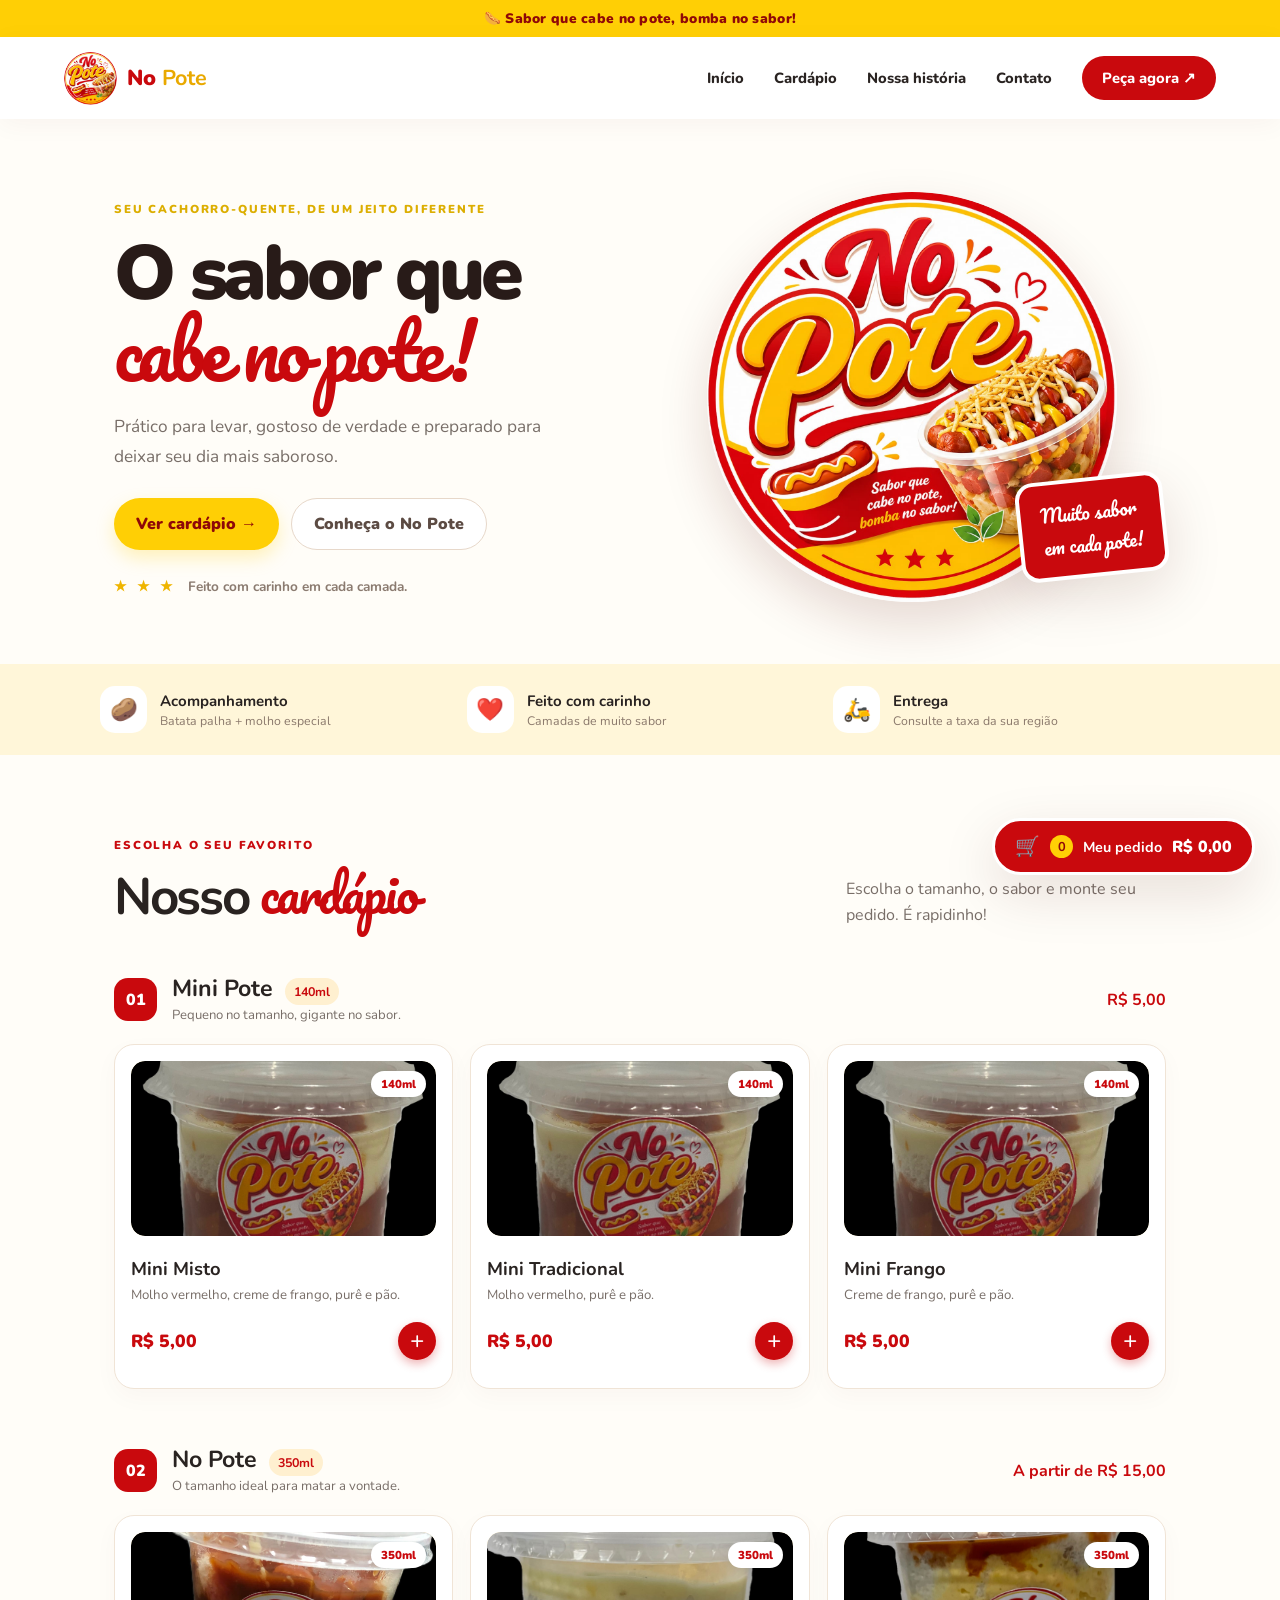
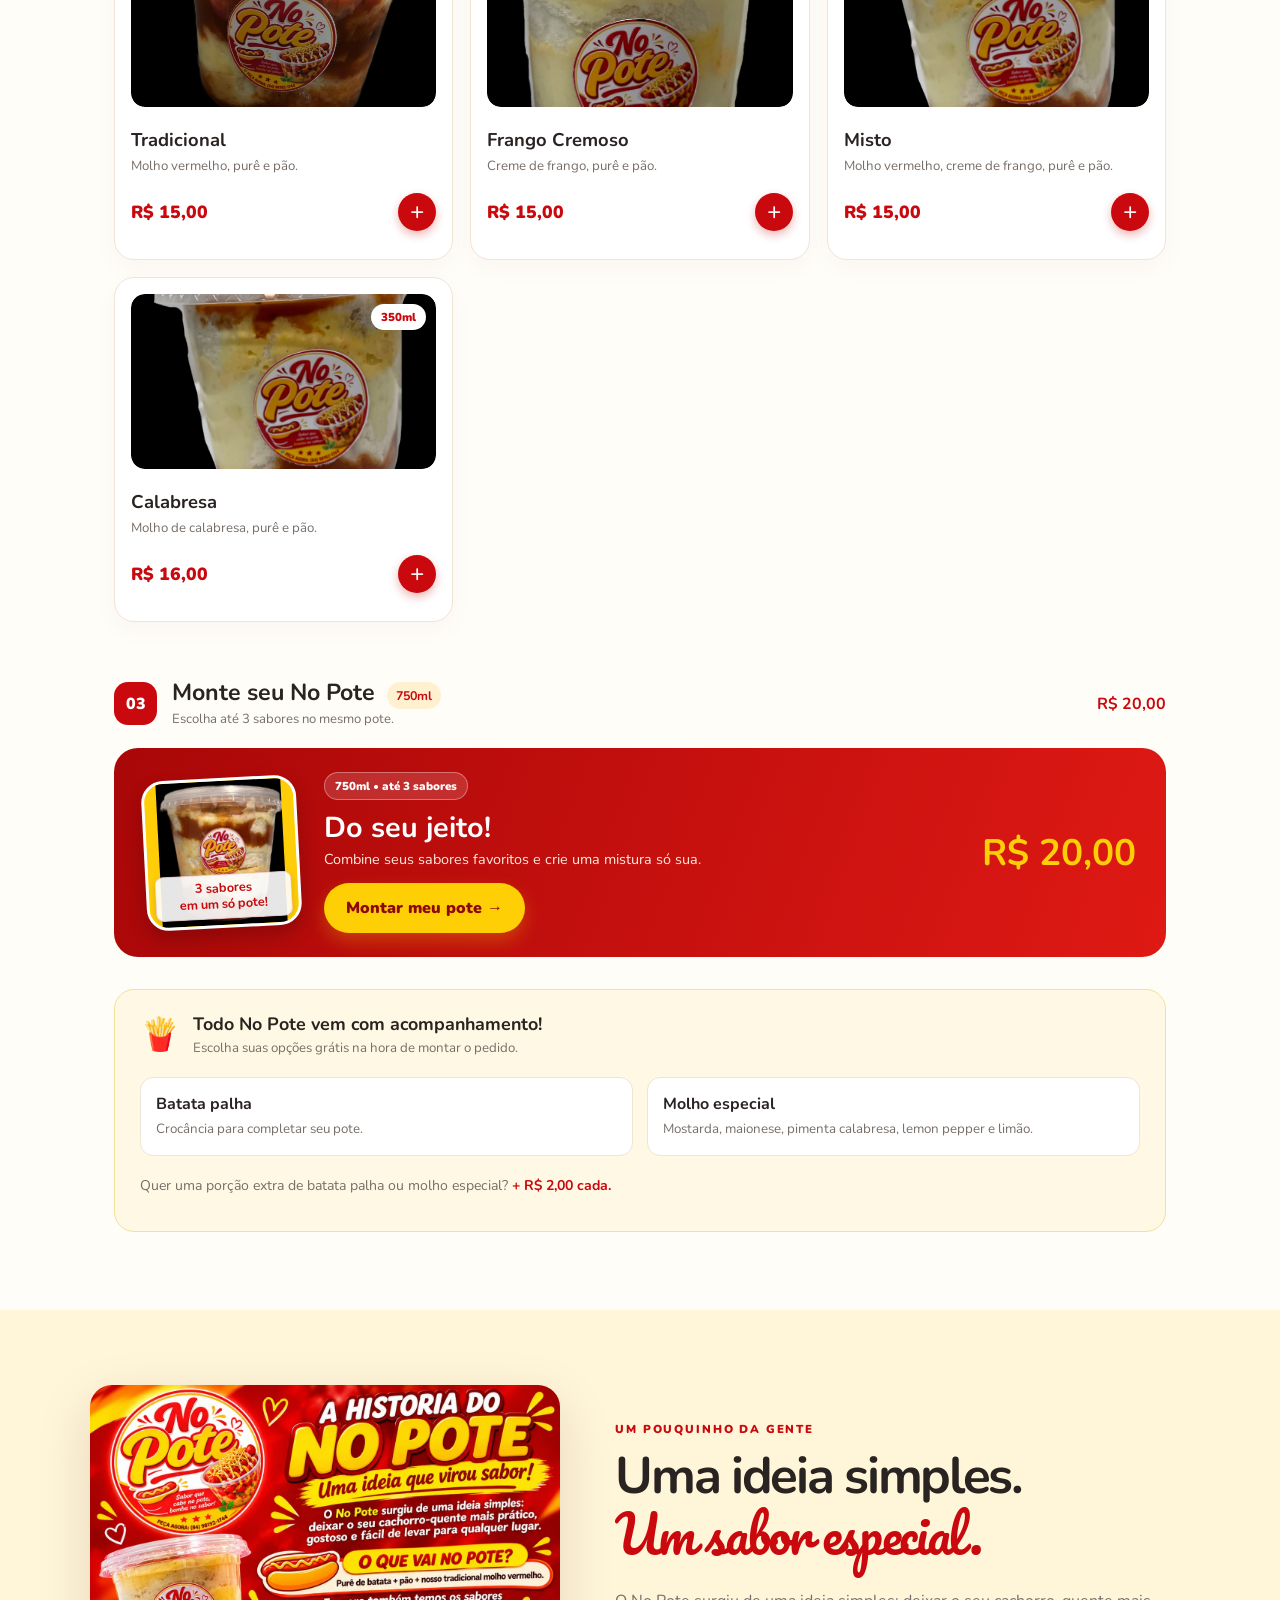
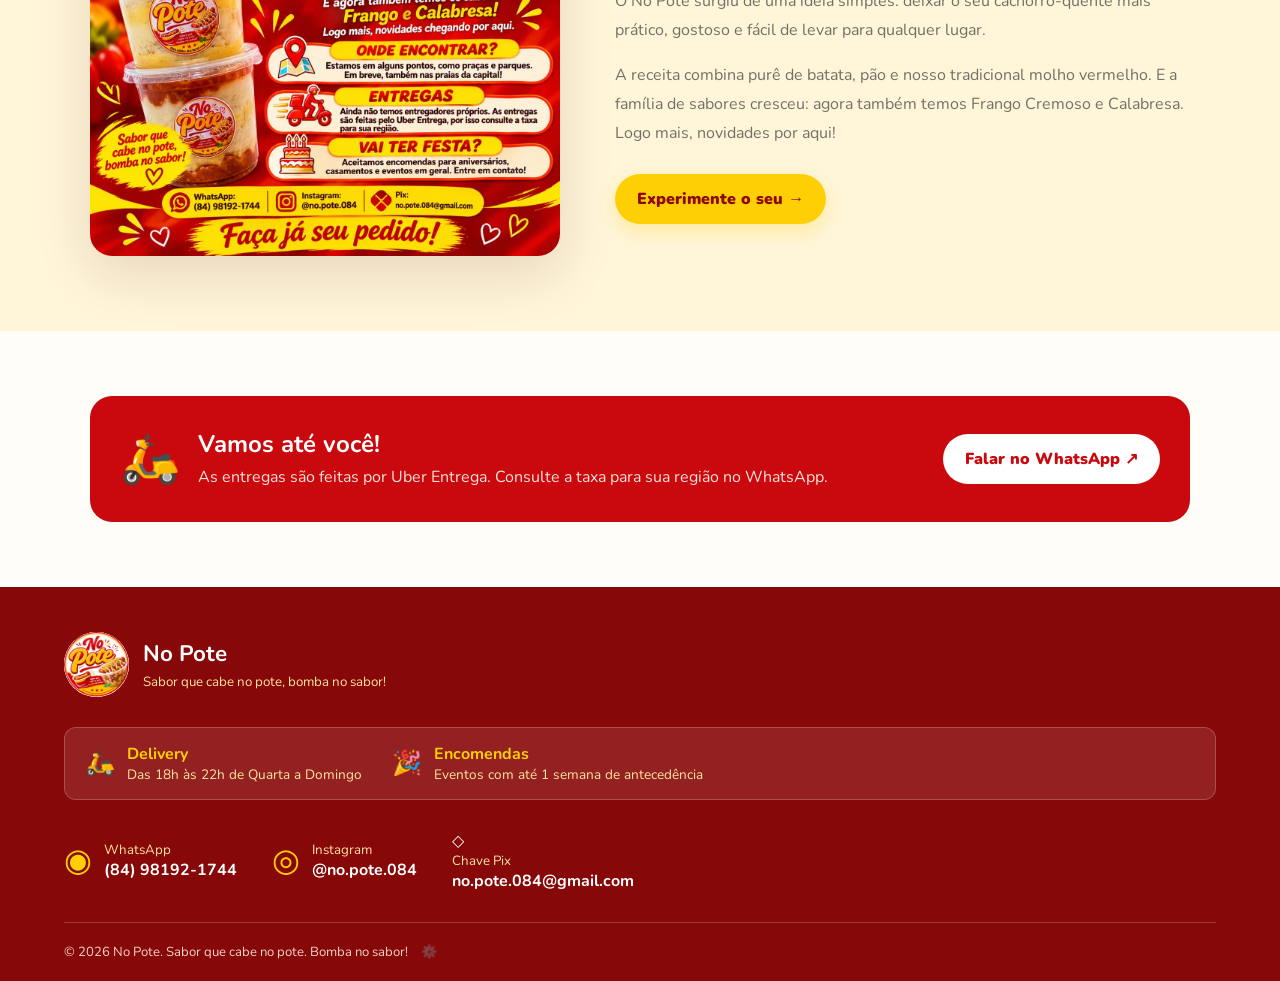
<file: index.html>
<!DOCTYPE html>
<html lang="pt-BR">
<head>
  <meta charset="UTF-8">
  <meta name="viewport" content="width=device-width, initial-scale=1.0">
  <meta name="theme-color" content="#c9090d">
  <meta name="description" content="No Pote: cachorro-quente no pote. Confira nosso cardápio e peça pelo WhatsApp.">

  <title>No Pote | Sabor que cabe no pote</title>

  <link rel="icon" type="image/jpeg" href="assets/logo.jpeg">
  <link rel="apple-touch-icon" href="assets/logo.jpeg">

  <link rel="preconnect" href="https://fonts.googleapis.com">
  <link rel="preconnect" href="https://fonts.gstatic.com" crossorigin>

  <link href="https://fonts.googleapis.com/css2?family=Nunito:wght@400;500;600;700;800;900&family=Pacifico&display=swap" rel="stylesheet">

  <link rel="stylesheet" href="style.css">
</head>

<body>

  <div class="top-strip">
    🌭 Sabor que cabe no pote, bomba no sabor!
  </div>

  <header class="site-header">
    <a class="brand" href="#inicio">
      <img src="assets/logo.jpeg" alt="Logo No Pote">
      <span>No <b>Pote</b></span>
    </a>

    <button class="menu-toggle" id="menuToggle" aria-label="Abrir menu">
      ☰
    </button>

    <nav id="mainNav">
      <a href="#inicio">Início</a>
      <a href="#cardapio">Cardápio</a>
      <a href="#sobre">Nossa história</a>
      <a href="#contato">Contato</a>
      <a class="nav-order" href="#cardapio">Peça agora ↗</a>
    </nav>
  </header>

  <main>

    <!-- APRESENTAÇÃO -->
    <section class="hero" id="inicio">
      <div class="hero-copy">
        <span class="eyebrow">
          SEU CACHORRO-QUENTE, DE UM JEITO DIFERENTE
        </span>

        <h1>
          O sabor que<br>
          <em>cabe no pote!</em>
        </h1>

        <p>
          Prático para levar, gostoso de verdade e preparado
          para deixar seu dia mais saboroso.
        </p>

        <div class="hero-actions">
          <a href="#cardapio" class="btn btn-yellow">
            Ver cardápio →
          </a>

          <a href="#sobre" class="btn btn-outline">
            Conheça o No Pote
          </a>
        </div>

        <div class="hero-note">
          <span>★ ★ ★</span>
          Feito com carinho em cada camada.
        </div>
      </div>

      <div class="hero-visual">
        <div class="hero-glow"></div>
        <img src="assets/logo.jpeg" alt="Identidade visual No Pote">
        <div class="floating-tag">
          Muito sabor<br>em cada pote!
        </div>
      </div>
    </section>

    <!-- DIFERENCIAIS -->
    <section class="benefits">
      <div>
        <span class="benefit-icon">🥔</span>
        <div>
          <b>Acompanhamento</b>
          <small>Batata palha + molho especial</small>
        </div>
      </div>

      <div>
        <span class="benefit-icon">❤️</span>
        <div>
          <b>Feito com carinho</b>
          <small>Camadas de muito sabor</small>
        </div>
      </div>

      <div>
        <span class="benefit-icon">🛵</span>
        <div>
          <b>Entrega</b>
          <small>Consulte a taxa da sua região</small>
        </div>
      </div>
    </section>

    <!-- CARDÁPIO -->
    <section class="menu-section section-wrap" id="cardapio">

      <div class="section-heading">
        <div>
          <span class="eyebrow red">ESCOLHA O SEU FAVORITO</span>
          <h2>Nosso <em>cardápio</em></h2>
        </div>
        <p>Escolha o tamanho, o sabor e monte seu pedido. É rapidinho!</p>
      </div>

      <!-- MINI POTE -->
      <div class="size-heading">
        <span>01</span>
        <div>
          <h3>Mini Pote <small>140ml</small></h3>
          <p>Pequeno no tamanho, gigante no sabor.</p>
        </div>
        <b class="size-price">R$ 5,00</b>
      </div>

      <div class="product-grid" id="miniProducts"></div>

      <!-- 350ML -->
      <div class="size-heading second">
        <span>02</span>
        <div>
          <h3>No Pote <small>350ml</small></h3>
          <p>O tamanho ideal para matar a vontade.</p>
        </div>
        <b class="size-price">A partir de R$ 15,00</b>
      </div>

      <div class="product-grid" id="regularProducts"></div>

      <!-- 750ML -->
      <div class="size-heading second">
        <span>03</span>
        <div>
          <h3>Monte seu No Pote <small>750ml</small></h3>
          <p>Escolha até 3 sabores no mesmo pote.</p>
        </div>
        <b class="size-price">R$ 20,00</b>
      </div>

      <article class="custom-card">
        <div class="custom-art">
          <img
            src="assets/pote-750.jpeg"
            alt="No Pote de 750ml"
            class="custom-pot-image"
            onerror="this.style.display='none'; this.parentElement.style.background='#ffce08';"
          >
          <b>3 sabores<br>em um só pote!</b>
        </div>

        <div class="custom-info">
          <span class="pill">750ml • até 3 sabores</span>
          <h3>Do seu jeito!</h3>
          <p>Combine seus sabores favoritos e crie uma mistura só sua.</p>
          <button class="btn btn-yellow" id="customButton" type="button">
            Montar meu pote →
          </button>
        </div>

        <strong class="custom-price">R$ 20,00</strong>
      </article>

      <!-- ACOMPANHAMENTOS -->
      <div class="accompaniment">
        <div class="accomp-title">
          <span>🍟</span>
          <div>
            <b>Todo No Pote vem com acompanhamento!</b>
            <small>Escolha suas opções grátis na hora de montar o pedido.</small>
          </div>
        </div>

        <div class="accomp-options">
          <div>
            <b>Batata palha</b>
            <small>Crocância para completar seu pote.</small>
          </div>
          <div>
            <b>Molho especial</b>
            <small>Mostarda, maionese, pimenta calabresa, lemon pepper e limão.</small>
          </div>
        </div>

        <p>
          Quer uma porção extra de batata palha ou molho especial?
          <b>+ R$ 2,00 cada.</b>
        </p>
      </div>

    </section>

    <!-- SOBRE -->
    <section class="about-section" id="sobre">
      <div class="about-image">
        <img src="assets/sobre-no-pote.jpeg" alt="A história do No Pote">
      </div>

      <div class="about-copy">
        <span class="eyebrow red">UM POUQUINHO DA GENTE</span>
        <h2>
          Uma ideia simples.<br>
          <em>Um sabor especial.</em>
        </h2>

        <p>
          O No Pote surgiu de uma ideia simples:
          deixar o seu cachorro-quente mais prático,
          gostoso e fácil de levar para qualquer lugar.
        </p>

        <p>
          A receita combina purê de batata, pão e nosso
          tradicional molho vermelho. E a família de
          sabores cresceu: agora também temos Frango
          Cremoso e Calabresa. Logo mais, novidades por aqui!
        </p>

        <a href="#cardapio" class="btn btn-yellow">
          Experimente o seu →
        </a>
      </div>
    </section>

    <!-- DELIVERY -->
    <section class="delivery-banner">
      <div>
        <span>🛵</span>
        <div>
          <h2>Vamos até você!</h2>
          <p>As entregas são feitas por Uber Entrega. Consulte a taxa para sua região no WhatsApp.</p>
        </div>
      </div>

      <a
        class="btn btn-light"
        href="https://wa.me/5584981921744?text=Ol%C3%A1!%20Vim%20pelo%20site%20e%20quero%20fazer%20um%20pedido."
        target="_blank"
        rel="noopener"
      >
        Falar no WhatsApp ↗
      </a>
    </section>

  </main>

  <!-- RODAPÉ -->
  <footer id="contato">
    <div class="footer-brand">
      <img src="assets/logo.jpeg" alt="No Pote">
      <div>
        <b>No Pote</b>
        <small>Sabor que cabe no pote, bomba no sabor!</small>
      </div>
    </div>

    <!-- HORÁRIOS DE FUNCIONAMENTO -->
    <div class="footer-hours">
      <div class="hours-item">
        <span>🛵</span>
        <div>
          <b>Delivery</b>
          <small>Das 18h às 22h de Quarta a Domingo</small>
        </div>
      </div>
      <div class="hours-item">
        <span>🎉</span>
        <div>
          <b>Encomendas</b>
          <small>Eventos com até 1 semana de antecedência</small>
        </div>
      </div>
    </div>
    
    <div class="footer-contact">
      <a href="https://wa.me/5584981921744?text=Ol%C3%A1!%20Vim%20pelo%20site%20e%20quero%20fazer%20um%20pedido." target="_blank">
        <span>◉</span>
        <div>
          <small>WhatsApp</small>
          <b>(84) 98192-1744</b>
        </div>
      </a>

      <a href="https://instagram.com/no.pote.084" target="_blank">
        <span>◎</span>
        <div>
          <small>Instagram</small>
          <b>@no.pote.084</b>
        </div>
      </a>

      <div>
        <span>◇</span>
        <div>
          <small>Chave Pix</small>
          <b>no.pote.084@gmail.com</b>
        </div>
      </div>
    </div>

    <div class="copyright">
      © <span id="year"></span> No Pote.
      Sabor que cabe no pote. Bomba no sabor!     
      <!-- Botão Secreto Admin -->
      <span id="adminTrigger" style="cursor: pointer; margin-left: 10px; opacity: 0.3;">⚙️</span>
    </div>
  </footer>

  <!-- BOTÃO DO CARRINHO -->
  <button class="cart-fab" id="cartFab">
    <span>🛒</span>
    <b id="cartCount">0</b>
    <strong>Meu pedido</strong>
    <i id="cartTotal">R$ 0,00</i>
  </button>

  <!-- MODAL DO PRODUTO -->
  <div class="modal-backdrop" id="productModal">
    <section class="modal product-modal">
      <button class="modal-close" data-close="productModal">×</button>

      <div class="modal-head">
        <span class="modal-kicker">MONTE DO SEU JEITO</span>
        <h2 id="modalTitle">Seu No Pote</h2>
        <p id="modalDescription"></p>
      </div>

      <div class="modal-body">
        <div class="field-block">
          <div class="field-title">Quantidade</div>
          <div class="quantity-control">
            <button id="qtyMinus">−</button>
            <b id="modalQty">1</b>
            <button id="qtyPlus">+</button>
          </div>
        </div>

        <div class="field-block">
          <div class="field-title">
            Escolha o(s) sabor(es)
            <small id="flavorLimit"></small>
          </div>
          <div id="flavorChoices" class="choice-list"></div>
        </div>

        <div class="field-block">
          <div class="field-title">
            Acompanhamentos grátis
            <small>Marque os que deseja</small>
          </div>

          <label class="check-row">
            <span>
              <b>Batata palha</b>
              <small>Porção tradicional</small>
            </span>
            <input type="checkbox" id="freePotato" checked>
            <i></i>
          </label>

          <label class="check-row">
            <span>
              <b>Molho especial</b>
              <small>Mostarda, maionese, pimenta, lemon pepper e limão</small>
            </span>
            <input type="checkbox" id="freeSauce" checked>
            <i></i>
          </label>
        </div>

        <div class="field-block">
          <div class="field-title">
            Quer porção extra?
            <small>R$ 2,00 cada</small>
          </div>

          <label class="check-row">
            <span>
              <b>Batata palha extra</b>
              <small>+ R$ 2,00</small>
            </span>
            <input type="checkbox" id="extraPotato">
            <i></i>
          </label>

          <label class="check-row">
            <span>
              <b>Molho especial extra</b>
              <small>+ R$ 2,00</small>
            </span>
            <input type="checkbox" id="extraSauce">
            <i></i>
          </label>
        </div>

        <div class="field-block">
          <label class="field-title" for="itemNote">
            Observação <small>opcional</small>
          </label>
          <textarea id="itemNote" rows="2" placeholder="Ex.: caprichar no molho..."></textarea>
        </div>
      </div>

      <div class="modal-bottom">
        <div>
          <small>Subtotal deste item</small>
          <b id="modalPrice">R$ 0,00</b>
        </div>
        <button class="btn btn-red" id="addToCart">Adicionar ao carrinho</button>
      </div>
    </section>
  </div>

  <!-- MODAL DO CARRINHO -->
  <div class="modal-backdrop" id="cartModal">
    <section class="modal cart-modal">
      <button class="modal-close" data-close="cartModal">×</button>

      <div class="modal-head">
        <span class="modal-kicker">ESTÁ QUASE!</span>
        <h2>Seu pedido</h2>
        <p>Confira os itens antes de continuar.</p>
      </div>

      <div class="cart-items" id="cartItems"></div>

      <div class="cart-summary">
        <span>Subtotal</span>
        <b id="cartSubtotal">R$ 0,00</b>
        <small>Entrega por Uber Entrega: consulte a taxa pelo WhatsApp.</small>
        <div>
          <strong>Total dos produtos</strong>
          <strong id="cartGrandTotal">R$ 0,00</strong>
        </div>
      </div>

      <div class="cart-actions">
        <button class="btn btn-light-dark" data-close="cartModal">Continuar comprando</button>
        <button class="btn btn-red" id="goCheckout">Ir para confirmação →</button>
      </div>
    </section>
  </div>

  <!-- CONFIRMAÇÃO E PIX -->
  <div class="modal-backdrop" id="checkoutModal">
    <section class="modal checkout-modal">
      <button class="modal-close" data-close="checkoutModal">×</button>

      <div class="modal-head">
        <span class="modal-kicker">ÚLTIMO PASSO</span>
        <h2>Confirme seu pedido</h2>
        <p>Preencha seus dados e faça o Pix. Depois, envie o pedido pelo WhatsApp.</p>
      </div>

      <div class="checkout-body">
        <label>
          Seu nome
          <input id="customerName" type="text" placeholder="Como podemos te chamar?">
        </label>

        <label>
          Celular / WhatsApp
          <input id="customerPhone" type="tel" placeholder="(84) 99999-9999" maxlength="15">
        </label>

        <!-- CAMPO DE CEP PARA CÁLCULO -->
        <label>
          CEP (para calcular a entrega)
          <input id="customerCep" type="text" placeholder="00000-000" maxlength="9">
        </label>
           <!-- ADICIONE ESTE BOTÃO AQUI -->
        <button type="button" id="btnLocation" class="btn btn-light-dark" style="width: 100%; margin-bottom: 15px; font-size: 0.85rem; padding: 10px;">
          📍 Usar minha localização atual (mais preciso)
        </button>
        
        <label>
          Endereço e Ponto de Referência
          <input id="customerAddress" type="text" placeholder="Rua, número e referência">
        </label>

        <label>
          Forma de recebimento
          <select id="deliveryType">
            <option value="Entrega">Entrega (Uber Entrega — taxa a consultar)</option>
            <option value="Retirada">Vou combinar a retirada</option>
          </select>
        </label>

        <div class="pix-box">
          <span class="pix-label">PAGAMENTO VIA PIX</span>
          <small>Chave Pix (e-mail)</small>
          <div class="pix-key">
            <b>no.pote.084@gmail.com</b>
            <button id="copyPix">Copiar</button>
          </div>

          <p>
            Produtos: <b id="pixProducts">R$ 0,00</b><br>
            Entrega: <b id="pixDelivery">R$ 0,00</b><br>
            <span style="font-size: 1.1em; color: var(--red); font-weight: 900; margin-top: 5px; display: inline-block;">
              TOTAL A PAGAR: <b id="pixAmount">R$ 0,00</b>
            </span>
          </p>

          <small>O valor acima já inclui a taxa de entrega selecionada.</small>
        </div>

        <!-- Aviso de Horários na tela de Pagamento -->
        <p style="font-size: 0.85rem; color: var(--red); font-weight: 800; text-align: center; margin-bottom: 15px; background: #fff0d0; padding: 10px; border-radius: 8px;">
          ⏰ Delivery das 18h às 22h de Quarta a Domingo.<br>
          🎉 Encomendas para eventos: faça com até uma semana de antecedência!
        </p>

        <label>
          Observação do pedido
          <textarea id="orderNote" rows="2" placeholder="Alguma informação importante?"></textarea>
        </label>
      </div>

      <div class="checkout-bottom">
        <button class="btn btn-red" id="sendWhatsApp">
          Já paguei — enviar pedido no WhatsApp ↗
        </button>
        <small>O site não confirma o pagamento automaticamente. Envie o comprovante na conversa do WhatsApp.</small>
      </div>
    </section>
  </div>

  <!-- TELA DE SUCESSO -->
  <div class="modal-backdrop" id="successModal">
    <section class="modal success-modal" style="text-align: center; padding: 40px 20px;">
      <div style="font-size: 4rem; margin-bottom: 15px;">🎉</div>
      <h2 style="color: var(--red); margin-bottom: 10px;">Pedido Enviado!</h2>
      <p style="color: var(--muted); margin-bottom: 25px; font-size: 1.1rem;">
        Tudo certo, <b id="successName"></b>!<br>
        Seu pedido foi aberto no WhatsApp.<br><br>
        <b style="color: var(--red);">Não esqueça de enviar o comprovante!</b>
      </p>
      <button class="btn btn-red" id="closeSuccessBtn" style="width: 100%;">
        Fechar e continuar
      </button>
    </section>
  </div>

    <!-- MODAL DO ADMIN -->
  <div class="modal-backdrop" id="adminModal">
    <section class="modal" style="max-height: 90vh; overflow-y: auto;">
      <button class="modal-close" data-close="adminModal">×</button>
      
      <!-- TELA DE SENHA (Aparece primeiro) -->
      <div id="adminPasswordScreen" style="padding: 30px 20px; text-align: center;">
        <h2 style="color: var(--red); margin-bottom: 10px;">Acesso Restrito</h2>
        <p style="color: var(--muted); margin-bottom: 20px;">Digite a senha para gerenciar o site.</p>
        <input type="password" id="adminPasswordInput" placeholder="Digite a senha..." style="width: 100%; padding: 12px; margin-bottom: 15px; border: 1px solid #ddd; border-radius: 8px; text-align: center;">
        <button class="btn btn-red" id="btnConfirmAdminPassword" style="width: 100%;">Entrar no Painel</button>
      </div>

      <!-- PAINEL DE PRODUTOS (Só aparece se a senha estiver certa) -->
      <div id="adminPanel" style="display: none;">
        <div class="modal-head">
          <span class="modal-kicker">ÁREA RESTRITA</span>
          <h2>Painel de Administração</h2>
          <p>Gerencie os produtos do cardápio.</p>
        </div>
        
        <div class="modal-body">
          <div class="field-block" style="background: #fff8e9; padding: 15px; border-radius: 12px;">
            <h3 style="margin-top: 0; color: var(--red);">Novo Produto</h3>
            <input type="text" id="adminName" placeholder="Nome (ex: Mini Frango)" style="margin-bottom: 10px; width: 100%; padding: 10px; border: 1px solid #ddd; border-radius: 8px;">
            <input type="number" id="adminPrice" placeholder="Preço (ex: 5.00)" step="0.01" style="margin-bottom: 10px; width: 100%; padding: 10px; border: 1px solid #ddd; border-radius: 8px;">
            <input type="text" id="adminDesc" placeholder="Descrição" style="margin-bottom: 10px; width: 100%; padding: 10px; border: 1px solid #ddd; border-radius: 8px;">
            <input type="text" id="adminImg" placeholder="Caminho da imagem (ex: assets/foto.jpeg)" style="margin-bottom: 10px; width: 100%; padding: 10px; border: 1px solid #ddd; border-radius: 8px;">
            
            <select id="adminCat" style="margin-bottom: 15px; width: 100%; padding: 10px; border: 1px solid #ddd; border-radius: 8px;">
              <option value="mini">Categoria: Mini</option>
              <option value="regular">Categoria: Regular</option>
            </select>
            
            <button class="btn btn-red" id="btnSaveProduct" style="width: 100%;">Salvar Produto</button>

            <!-- CONTROLE DE ENDEREÇO DE SAÍDA -->
            <div style="margin-top: 15px; border-top: 1px solid #ddd; padding-top: 15px;">
              <label style="display: flex; align-items: center; gap: 10px; cursor: pointer; font-weight: bold; color: var(--red);">
                <input type="checkbox" id="adminToggleSaoGoncalo" style="width: 20px; height: 20px; accent-color: var(--red);">
                Estou saindo de São Gonçalo (Rua Goiás)
              </label>
              <small style="color: var(--muted); display: block; margin-top: 5px;">Se desmarcado, o cálculo de frete sairá de Potengi (Travessa Macaé).</small>
            </div>
          </div>

          <div style="margin-top: 20px;">
            <h3 style="color: var(--red);">Produtos Cadastrados</h3>
            <div id="adminProductList" style="display: flex; flex-direction: column; gap: 10px;"></div>
          </div>
        </div>
        
        <div class="modal-bottom">
          <button class="btn btn-light-dark" id="btnExportData" style="width: 100%; margin-bottom: 10px;">Gerar Código para o GitHub</button>
          <button class="btn btn-outline" id="btnLogoutAdmin" style="width: 100%;">Sair do Painel</button>
        </div>
      </div>

    </section>
  </div>  
  <div class="toast" id="toast" role="status"></div>

  <script src="script.js" defer></script>

</body>
</html>
</file>
<file: style.css>
/* ========================================
   NO POTE - ESTILO PRINCIPAL
======================================== */

:root {
  --red: #c9090d;
  --red-dark: #8f0808;
  --yellow: #ffcf05;
  --cream: #fff9e9;
  --ink: #292321;
  --muted: #786e68;
  --line: #f0e4d6;
  --white: #ffffff;
  --shadow: 0 18px 55px rgba(72, 18, 10, 0.13);
}

* {
  box-sizing: border-box;
}

html {
  scroll-behavior: smooth;
  scroll-padding-top: 90px;
}

body {
  margin: 0;
  background: #fffdf8;
  color: var(--ink);
  font-family: "Nunito", Arial, sans-serif;
}

body.modal-open {
  overflow: hidden;
}

button,
input,
textarea,
select {
  font: inherit;
}

button {
  cursor: pointer;
}

a {
  color: inherit;
  text-decoration: none;
}

img {
  max-width: 100%;
}

/* ========================================
   TOPO
======================================== */

.top-strip {
  text-align: center;
  background: var(--yellow);
  color: var(--red-dark);
  font-weight: 900;
  padding: 9px 15px;
  font-size: 0.86rem;
  letter-spacing: 0.02em;
}

.site-header {
  height: 82px;
  padding: 0 max(calc((100% - 1180px) / 2), 5%);
  display: flex;
  align-items: center;
  justify-content: space-between;
  background: #fff;
  position: sticky;
  top: 0;
  z-index: 100;
  box-shadow: 0 5px 25px #5a100d0b;
}

.brand {
  display: flex;
  align-items: center;
  gap: 10px;
  font-weight: 900;
  font-size: 1.35rem;
  color: var(--red);
}

.brand img {
  width: 53px;
  height: 53px;
  object-fit: contain;
  border-radius: 50%;
}

.brand b {
  color: #e9a900;
}

nav {
  display: flex;
  align-items: center;
  gap: 30px;
  font-weight: 800;
  font-size: 0.92rem;
}

nav a:not(.nav-order):hover {
  color: var(--red);
}

.nav-order {
  background: var(--red);
  color: white;
  padding: 12px 20px;
  border-radius: 30px;
}

.nav-order:hover {
  background: var(--red-dark);
}

.menu-toggle {
  display: none;
  border: 0;
  background: none;
  font-size: 1.6rem;
  color: var(--red);
}

/* ========================================
   BOTÕES
======================================== */

.btn {
  border: 0;
  border-radius: 30px;
  padding: 14px 22px;
  font-weight: 900;
  cursor: pointer;
  display: inline-flex;
  justify-content: center;
  align-items: center;
  gap: 12px;
  transition: 0.2s;
  min-height: 48px;
  text-align: center;
}

.btn:hover {
  transform: translateY(-2px);
  filter: brightness(1.04);
}

.btn-yellow {
  background: var(--yellow);
  color: #8e0808;
  box-shadow: 0 8px 18px #ffcf0540;
}

.btn-red {
  background: var(--red);
  color: #fff;
  box-shadow: 0 8px 18px #c9090d2b;
}

.btn-outline {
  border: 1px solid #e7d8ca;
  color: #5c4b43;
  background: #fff;
}

.btn-light {
  background: #fff;
  color: var(--red);
}

.btn-light-dark {
  background: #f5eee7;
  color: #51433b;
}

/* ========================================
   APRESENTAÇÃO
======================================== */

.hero {
  max-width: 1180px;
  margin: auto;
  min-height: 545px;
  padding: 65px 5% 55px;
  display: grid;
  grid-template-columns: 1fr 1fr;
  align-items: center;
  gap: 35px;
  overflow: hidden;
}

.eyebrow {
  font-size: 0.72rem;
  font-weight: 900;
  letter-spacing: 0.16em;
  color: #dcae00;
}

.eyebrow.red {
  color: var(--red);
}

.hero h1 {
  font-size: clamp(3.2rem, 6vw, 5.3rem);
  line-height: 0.99;
  letter-spacing: -0.055em;
  margin: 17px 0;
  color: #281b18;
  font-weight: 1000;
}

.hero h1 em,
.section-heading h2 em,
.about-copy h2 em {
  font-family: "Pacifico", cursive;
  color: var(--red);
  font-weight: 400;
  font-style: normal;
}

.hero-copy > p {
  font-size: 1.08rem;
  line-height: 1.7;
  color: var(--muted);
  max-width: 475px;
}

.hero-actions {
  display: flex;
  gap: 12px;
  flex-wrap: wrap;
  margin-top: 27px;
}

.hero-note {
  margin-top: 27px;
  color: #8b7b70;
  font-size: 0.85rem;
  font-weight: 700;
}

.hero-note span {
  color: #efb500;
  letter-spacing: 3px;
  margin-right: 8px;
}

.hero-visual {
  position: relative;
  display: flex;
  justify-content: center;
  align-items: center;
  min-height: 410px;
}

.hero-glow {
  position: absolute;
  width: 390px;
  height: 390px;
  border-radius: 50%;
  background: radial-gradient(
    circle,
    #ffdf51 0,
    #ffdf513b 58%,
    transparent 70%
  );
}

.hero-visual img {
  position: relative;
  width: min(88%, 410px);
  aspect-ratio: 1;
  object-fit: contain;
  border-radius: 50%;
  box-shadow: 0 22px 50px #5c150d27;
}

.floating-tag {
  position: absolute;
  right: 0;
  bottom: 25px;
  background: var(--red);
  color: #fff;
  border: 4px solid #fff;
  border-radius: 18px;
  padding: 14px 20px;
  font-family: "Pacifico", cursive;
  font-size: 1.15rem;
  transform: rotate(-6deg);
  box-shadow: var(--shadow);
}

/* ========================================
   DIFERENCIAIS
======================================== */

.benefits {
  background: #fff6d9;
  padding: 22px max(calc((100% - 1080px) / 2), 5%);
  display: grid;
  grid-template-columns: repeat(3, 1fr);
  gap: 20px;
}

.benefits > div {
  display: flex;
  align-items: center;
  gap: 13px;
}

.benefit-icon {
  width: 47px;
  height: 47px;
  border-radius: 15px;
  background: #fff;
  display: grid;
  place-items: center;
  font-size: 1.4rem;
  flex-shrink: 0;
}

.benefits b,
.benefits small {
  display: block;
}

.benefits b {
  font-size: 0.94rem;
}

.benefits small {
  font-size: 0.77rem;
  color: #8a786b;
  margin-top: 2px;
}

/* ========================================
   CARDÁPIO
======================================== */

.section-wrap {
  max-width: 1180px;
  margin: auto;
  padding: 78px 5%;
}

.section-heading {
  display: flex;
  justify-content: space-between;
  align-items: end;
  margin-bottom: 32px;
  gap: 20px;
}

.section-heading h2,
.about-copy h2 {
  font-size: clamp(2.4rem, 4vw, 3.5rem);
  letter-spacing: -0.045em;
  line-height: 1.12;
  margin: 9px 0;
}

.section-heading > p {
  max-width: 320px;
  color: var(--muted);
  line-height: 1.6;
  margin: 0 0 7px;
}

.size-heading {
  display: flex;
  align-items: center;
  gap: 15px;
  margin: 38px 0 18px;
}

.size-heading > span {
  width: 43px;
  height: 43px;
  border-radius: 14px;
  background: var(--red);
  color: #fff;
  display: grid;
  place-items: center;
  font-weight: 1000;
  flex-shrink: 0;
}

.size-heading h3 {
  font-size: 1.45rem;
  margin: 0;
}

.size-heading h3 small {
  font-size: 0.78rem;
  color: var(--red);
  background: #fff0d0;
  padding: 5px 9px;
  border-radius: 20px;
  margin-left: 6px;
}

.size-heading p {
  font-size: 0.82rem;
  color: var(--muted);
  margin: 2px 0;
}

.size-price {
  margin-left: auto;
  color: var(--red);
  font-size: 1rem;
  white-space: nowrap;
}

.second {
  margin-top: 55px;
}

.product-grid {
  display: grid;
  grid-template-columns: repeat(3, minmax(0, 1fr));
  gap: 17px;
}

.product-card {
  background: #fff;
  border: 1px solid var(--line);
  border-radius: 20px;
  padding: 16px;
  display: flex;
  flex-direction: column;
  min-width: 0;
  min-height: 345px;
  box-shadow: 0 8px 24px #5a160b08;
  transition: 0.2s;
}

.product-card:hover {
  transform: translateY(-4px);
  box-shadow: var(--shadow);
  border-color: #f5d46c;
}

/* IMAGENS DOS PRODUTOS */

.product-image-wrap {
  position: relative;
  width: 100%;
  height: 175px;
  margin-bottom: 12px;
  overflow: hidden;
  border-radius: 14px;
  background: #fff4d2;
}

.product-image {
  display: block;
  width: 100%;
  height: 100%;
  object-fit: cover;
  object-position: center;
  border-radius: inherit;
  transition: transform 0.3s ease;
}

.product-card:hover .product-image {
  transform: scale(1.04);
}

.product-image-wrap .pill {
  position: absolute;
  top: 10px;
  right: 10px;
  background: #fff;
  color: var(--red);
  border: 0;
  box-shadow: 0 3px 12px #00000015;
}

.product-info h3 {
  font-size: 1.15rem;
  margin: 8px 0 5px;
}

.product-info p {
  font-size: 0.83rem;
  color: var(--muted);
  line-height: 1.5;
  margin: 0 0 16px;
}

.product-bottom {
  margin-top: auto;
  display: flex;
  justify-content: space-between;
  align-items: center;
  gap: 10px;
}

.product-bottom strong {
  font-weight: 1000;
  color: var(--red);
  font-size: 1.1rem;
}

/* 1. Botão de Adicionar (+) nos Cards de Produto */
.add-button {
  width: 38px;
  height: 38px;
  flex-shrink: 0;
  border: none;
  border-radius: 50%;
  background: var(--red);
  color: white;
  font-size: 1.5rem;
  font-weight: 500;
  display: flex;
  align-items: center;
  justify-content: center;
  box-shadow: 0 4px 10px rgba(201, 9, 13, 0.3);
  transition: 0.2s;
  padding-bottom: 3px;
}

.add-button:hover {
  background: var(--red-dark);
  transform: scale(1.08);
}

/* ========================================
   POTE PERSONALIZADO (750ml) - AJUSTADO
======================================== */

.custom-card {
  display: flex;
  align-items: center;
  gap: 25px;
  background: linear-gradient(110deg, #a90708, #df1914);
  color: white;
  border-radius: 24px;
  padding: 24px 30px;
  position: relative;
  overflow: hidden;
}

.custom-art {
  width: 155px;
  height: 150px; /* Aumentei a altura */
  flex-shrink: 0;
  border-radius: 22px;
  background: #ffce08;
  color: #990808;
  display: flex;
  flex-direction: column;
  align-items: center;
  justify-content: flex-end;
  transform: rotate(-3deg);
  font-size: 0.95rem;
  font-weight: 900;
  text-align: center;
  line-height: 1.3;
  position: relative;
  overflow: hidden;
  padding: 6px;
  box-shadow: 0 10px 20px rgba(0,0,0,0.2);
  border: 3px solid #fff;
}

.custom-art img.custom-pot-image {
  position: absolute;
  inset: 0;
  width: 100%;
  height: 100%;
  object-fit: contain; /* MUDOU PARA CONTAIN PARA NÃO CORTAR A FOTO */
  background: #ffce08; 
  z-index: 0;
}

.custom-art b {
  position: relative;
  z-index: 1;
  background: rgba(255, 255, 255, 0.9); 
  color: #c9090d; 
  padding: 6px 8px;
  border-radius: 8px;
  font-size: 0.8rem;
  line-height: 1.2;
  width: 100%;
  box-shadow: 0 2px 6px rgba(0, 0, 0, 0.15);
  border: 1px solid rgba(201, 9, 13, 0.2);
}

.custom-info {
  max-width: 430px;
}

.pill {
  display: inline-block;
  background: #ffffff24;
  border: 1px solid #ffffff55;
  border-radius: 30px;
  padding: 5px 10px;
  font-size: 0.72rem;
  font-weight: 900;
}

.custom-info h3 {
  font-size: 1.8rem;
  margin: 8px 0 2px;
}

.custom-info p {
  color: #ffe9dc;
  margin: 0 0 14px;
  font-size: 0.9rem;
}

.custom-price {
  font-size: 2.3rem;
  color: var(--yellow);
  margin-left: auto;
  white-space: nowrap;
}

/* ========================================
   ACOMPANHAMENTOS
======================================== */

.accompaniment {
  margin-top: 32px;
  background: #fff8e4;
  border: 1px solid #f6df9b;
  border-radius: 20px;
  padding: 22px 25px;
}

.accomp-title {
  display: flex;
  align-items: center;
  gap: 13px;
}

.accomp-title > span {
  font-size: 2rem;
}

.accomp-title b,
.accomp-title small {
  display: block;
}

.accomp-title b {
  font-size: 1.12rem;
}

.accomp-title small {
  color: var(--muted);
  font-size: 0.83rem;
  margin-top: 3px;
}

.accomp-options {
  display: grid;
  grid-template-columns: 1fr 1fr;
  gap: 14px;
  margin: 20px 0;
}

.accomp-options > div {
  padding: 15px;
  border-radius: 13px;
  background: white;
  border: 1px solid var(--line);
}

.accomp-options b,
.accomp-options small {
  display: block;
}

.accomp-options small {
  color: var(--muted);
  margin-top: 5px;
  line-height: 1.5;
}

.accompaniment > p {
  color: var(--muted);
  font-size: 0.88rem;
}

.accompaniment > p b {
  color: var(--red);
}

/* ========================================
   SOBRE
======================================== */

.about-section {
  padding: 75px max(calc((100% - 1100px) / 2), 5%);
  background: #fff5d8;
  display: grid;
  grid-template-columns: 0.9fr 1.1fr;
  align-items: center;
  gap: 55px;
}

.about-image {
  overflow: hidden;
  border-radius: 22px;
  box-shadow: var(--shadow);

   transition: transform 0.4s ease, box-shadow 0.4s ease;
  cursor: pointer;
}
/* Efeito ao passar o mouse */
.about-image:hover {
  transform: translateY(-10px) scale(1.02); /* Sobe 10px e cresce 2% */
  box-shadow: 0 30px 60px rgba(72, 18, 10, 0.25); /* Sombra aumenta para dar profundidade */
}

.about-image img {
  display: block;
  width: 100%;
  height: auto;
   transition: transform 0.4s ease;
}

.about-image:hover img {
  transform: scale(1.05); /* A imagem interna dá um leve zoom */
}

.about-copy h2 {
  margin-bottom: 20px;
}

.about-copy p {
  color: var(--muted);
  line-height: 1.8;
  margin-bottom: 15px;
}

.about-copy .btn {
  margin-top: 12px;
}

/* ========================================
   DELIVERY
======================================== */

.delivery-banner {
  max-width: 1100px;
  margin: 65px auto;
  padding: 30px;
  background: var(--red);
  border-radius: 22px;
  color: white;
  display: flex;
  align-items: center;
  justify-content: space-between;
  gap: 25px;
}

.delivery-banner > div {
  display: flex;
  align-items: center;
  gap: 18px;
}

.delivery-banner > div > span {
  font-size: 3rem;
}

.delivery-banner h2 {
  margin: 0 0 5px;
}

.delivery-banner p {
  margin: 0;
  color: #ffe2d9;
  line-height: 1.5;
}

/* ========================================
   RODAPÉ
======================================== */

footer {
  background: #870808;
  color: white;
  padding: 45px 5% 20px;
}

.footer-brand {
  display: flex;
  align-items: center;
  gap: 14px;
  margin-bottom: 30px;
}

.footer-brand img {
  width: 65px;
  height: 65px;
  object-fit: contain;
  border-radius: 50%;
  background: white;
}

.footer-brand b,
.footer-brand small {
  display: block;
}

.footer-brand b {
  font-size: 1.4rem;
}

.footer-brand small {
  color: #ffe4a1;
  margin-top: 4px;
}

.footer-contact {
  display: flex;
  flex-wrap: wrap;
  gap: 35px;
  padding-bottom: 30px;
  border-bottom: 1px solid #ffffff35;
}

.footer-contact > a,
.footer-pix {
  display: flex;
  align-items: center;
  gap: 12px;
}

.footer-contact > a > span,
.footer-pix > span {
  font-size: 2rem;
  color: var(--yellow);
}

.footer-contact small,
.footer-contact b {
  display: block;
}

.footer-contact small {
  color: #ffe4a1;
}

.copyright {
  padding-top: 20px;
  color: #f4d4c9;
  font-size: 0.82rem;
}

/* ========================================
   CARRINHO FIXO
======================================== */

.cart-fab {
  position: fixed;
  right: 25px;
  bottom: 25px;
  z-index: 90;
  background: var(--red);
  color: white;
  border: 3px solid white;
  border-radius: 50px;
  box-shadow: var(--shadow);
  padding: 12px 20px;
  display: flex;
  align-items: center;
  gap: 10px;
}

.cart-fab span {
  font-size: 1.25rem;
}

.cart-fab b {
  background: var(--yellow);
  color: var(--red-dark);
  border-radius: 50%;
  min-width: 23px;
  height: 23px;
  display: grid;
  place-items: center;
  font-size: 0.8rem;
}

.cart-fab strong {
  font-size: 0.9rem;
}

.cart-fab i {
  font-style: normal;
  font-weight: 900;
}

/* ========================================
   MODAIS
======================================== */

.modal-backdrop {
  position: fixed;
  inset: 0;
  z-index: 200;
  background: rgba(28, 13, 10, 0.65);
  display: none;
  align-items: center;
  justify-content: center;
  padding: 15px;
}

.modal-backdrop.open {
  display: flex;
}

.modal {
  width: min(100%, 550px);
  max-height: 92vh;
  overflow-y: auto;
  position: relative;
  background: white;
  border-radius: 22px;
  box-shadow: var(--shadow);
}

.cart-modal,
.checkout-modal {
  width: min(100%, 620px);
}

.modal-close {
  position: absolute;
  top: 13px;
  right: 16px;
  width: 36px;
  height: 36px;
  border: 0;
  border-radius: 50%;
  background: #fff0e8;
  color: var(--red);
  font-size: 1.6rem;
  z-index: 2;
}

.modal-head {
  padding: 27px 25px 20px;
  border-bottom: 1px solid var(--line);
}

.modal-kicker {
  color: var(--red);
  font-size: 0.7rem;
  letter-spacing: 0.12em;
  font-weight: 900;
}

.modal-head h2 {
  margin: 8px 0;
  font-size: 1.65rem;
}

.modal-head p {
  margin: 0;
  color: var(--muted);
  line-height: 1.5;
}

.modal-body,
.checkout-body {
  padding: 20px 25px;
}

.field-block {
  margin-bottom: 22px;
}

.field-title {
  display: block;
  font-weight: 900;
  margin-bottom: 11px;
}

.field-title small {
  display: block;
  font-size: 0.78rem;
  font-weight: 500;
  color: var(--muted);
  margin-top: 3px;
}

.quantity-control {
  display: flex;
  align-items: center;
  width: fit-content;
  border: 1px solid var(--line);
  border-radius: 12px;
  overflow: hidden;
}

.quantity-control button {
  width: 44px;
  height: 42px;
  background: #fff5dc;
  color: var(--red);
  border: 0;
  font-size: 1.3rem;
  font-weight: 900;
}

.quantity-control b {
  min-width: 48px;
  text-align: center;
}

.choice-list {
  display: grid;
  gap: 9px;
}

.choice-row {
  display: flex;
  align-items: center;
  justify-content: space-between;
  gap: 12px;
  padding: 13px;
  border: 1px solid var(--line);
  border-radius: 12px;
  cursor: pointer;
}

.choice-row.selected {
  border-color: var(--red);
  background: #fff6e8;
}

.choice-row span {
  font-weight: 800;
}

.choice-row small {
  color: var(--muted);
  font-weight: 500;
  line-height: 1.4;
}

.choice-row input {
  accent-color: var(--red);
  width: 19px;
  height: 19px;
}

.check-row {
  display: flex;
  align-items: center;
  justify-content: space-between;
  gap: 15px;
  padding: 13px;
  border-bottom: 1px solid var(--line);
  cursor: pointer;
}

.check-row span {
  flex: 1;
}

.check-row b,
.check-row small {
  display: block;
}

.check-row small {
  color: var(--muted);
  font-size: 0.78rem;
  margin-top: 3px;
}

.check-row input {
  width: 20px;
  height: 20px;
  accent-color: var(--red);
}

textarea,
.checkout-body input,
.checkout-body select {
  width: 100%;
  border: 1px solid var(--line);
  border-radius: 11px;
  padding: 12px;
  outline: none;
  background: #fffdf9;
  color: var(--ink);
  margin-top: 7px;
}

textarea:focus,
.checkout-body input:focus,
.checkout-body select:focus {
  border-color: var(--red);
}

.modal-bottom {
  position: sticky;
  bottom: 0;
  background: white;
  border-top: 1px solid var(--line);
  padding: 17px 25px;
  display: flex;
  align-items: center;
  justify-content: space-between;
  gap: 15px;
}

.modal-bottom small,
.modal-bottom b {
  display: block;
}

.modal-bottom small {
  color: var(--muted);
}

.modal-bottom b {
  color: var(--red);
  font-size: 1.15rem;
}

/* ========================================
   CARRINHO
======================================== */

.cart-items {
  padding: 10px 25px;
}

/* 2. Estilização dos Itens no Carrinho (Modal) */
.cart-item {
  display: flex;
  flex-direction: column;
  gap: 15px;
  padding: 18px 0;
  border-bottom: 1px solid var(--line);
}

@media (min-width: 480px) {
  .cart-item {
    flex-direction: row;
    justify-content: space-between;
    align-items: flex-start;
  }
}

.cart-item-info {
  flex: 1;
}

.cart-item-info h3 {
  margin: 0 0 5px;
  font-size: 1.1rem;
  color: var(--ink);
}

.cart-item-info small {
  display: inline-block;
  background: #fff0d0;
  color: var(--red);
  font-weight: 800;
  padding: 3px 8px;
  border-radius: 12px;
  font-size: 0.75rem;
  margin-bottom: 8px;
}

.cart-item-info p {
  color: var(--muted);
  font-size: 0.8rem;
  margin: 0 0 6px;
  line-height: 1.4;
}

.cart-item-info strong {
  display: block;
  color: var(--red);
  font-size: 1.15rem;
  margin-top: 10px;
}

/* 3. Botões de +, - e X dentro do Carrinho */
.cart-item-actions {
  display: flex;
  align-items: center;
  gap: 8px;
  background: #fffaf0;
  padding: 6px;
  border-radius: 12px;
  border: 1px solid var(--line);
  width: fit-content;
}

.cart-item-actions button {
  width: 32px;
  height: 32px;
  border: none;
  border-radius: 8px;
  background: white;
  color: var(--red);
  font-size: 1.2rem;
  font-weight: 900;
  display: flex;
  align-items: center;
  justify-content: center;
  cursor: pointer;
  box-shadow: 0 2px 5px rgba(0,0,0,0.05);
  transition: 0.2s;
}

.cart-item-actions button:hover {
  background: var(--red);
  color: white;
}

.cart-item-actions b {
  min-width: 24px;
  text-align: center;
  font-size: 1rem;
  color: var(--ink);
}

/* Botão de remover (X) fica com uma cor levemente diferente no hover */
.cart-item-actions button[data-cart-remove]:hover {
  background: #ff4d4d;
}

/* 4. Carrinho Vazio */
.empty-cart {
  text-align: center;
  padding: 40px 20px;
  color: var(--muted);
}

.empty-cart h3 {
  color: var(--ink);
  margin-bottom: 8px;
}

.cart-summary {
  padding: 18px 25px;
  background: #fffaf0;
}

.cart-summary > span,
.cart-summary > b {
  display: inline-block;
  margin-right: 10px;
}

.cart-summary small {
  display: block;
  color: var(--muted);
  margin: 10px 0;
}

.cart-summary > div {
  display: flex;
  justify-content: space-between;
  padding-top: 12px;
  border-top: 1px solid var(--line);
}

.cart-summary > div strong:last-child {
  color: var(--red);
  font-size: 1.2rem;
}

.cart-actions {
  padding: 18px 25px;
  display: flex;
  gap: 10px;
  flex-wrap: wrap;
}

.cart-actions .btn {
  flex: 1;
}

/* ========================================
   CONFIRMAÇÃO E PIX
======================================== */

.checkout-body label {
  display: block;
  font-weight: 800;
  margin-bottom: 17px;
}

.pix-box {
  padding: 18px;
  border: 1px dashed var(--red);
  background: #fff8e9;
  border-radius: 15px;
  margin: 22px 0;
}

.pix-label {
  display: block;
  color: var(--red);
  font-weight: 1000;
  letter-spacing: 0.1em;
  font-size: 0.73rem;
  margin-bottom: 10px;
}

.pix-box > small {
  color: var(--muted);
}

.pix-key {
  display: flex;
  align-items: center;
  justify-content: space-between;
  gap: 10px;
  background: white;
  padding: 12px;
  border-radius: 10px;
  margin-top: 7px;
}

.pix-key b {
  overflow-wrap: anywhere;
}

.pix-key button {
  border: 0;
  background: var(--red);
  color: white;
  padding: 8px 12px;
  border-radius: 8px;
  font-weight: 900;
  flex-shrink: 0;
}

.pix-box p {
  margin-bottom: 5px;
}

.pix-box p b {
  color: var(--red);
}

.checkout-bottom {
  padding: 18px 25px;
  border-top: 1px solid var(--line);
}

.checkout-bottom .btn {
  width: 100%;
}

.checkout-bottom small {
  display: block;
  color: var(--muted);
  font-size: 0.76rem;
  margin-top: 12px;
  line-height: 1.5;
  text-align: center;
}

/* ========================================
   AVISO
======================================== */

.toast {
  position: fixed;
  left: 50%;
  bottom: 95px;
  transform: translate(-50%, 20px);
  background: #292321;
  color: white;
  padding: 13px 20px;
  border-radius: 12px;
  z-index: 300;
  opacity: 0;
  visibility: hidden;
  transition: 0.25s;
  text-align: center;
  width: max-content;
  max-width: 90%;
  box-shadow: var(--shadow);
}

.toast.show {
  opacity: 1;
  visibility: visible;
  transform: translate(-50%, 0);
}

/* ========================================
   RESPONSIVIDADE
======================================== */

@media (max-width: 900px) {

  nav {
    gap: 15px;
    font-size: 0.82rem;
  }

  .hero {
    min-height: auto;
  }

  .product-grid {
    grid-template-columns: repeat(2, minmax(0, 1fr));
  }

  .about-section {
    gap: 30px;
  }

  .delivery-banner {
    margin-left: 5%;
    margin-right: 5%;
  }
}

@media (max-width: 650px) {

  .site-header {
    height: 70px;
  }

  .brand img {
    width: 46px;
    height: 46px;
  }

  .menu-toggle {
    display: block;
  }

  nav {
    display: none;
    position: absolute;
    top: 70px;
    left: 0;
    right: 0;
    padding: 20px;
    background: white;
    box-shadow: 0 12px 20px #00000012;
    flex-direction: column;
    align-items: stretch;
    gap: 17px;
  }

  nav.open {
    display: flex;
  }

  nav a {
    padding: 8px;
  }

  .hero {
    grid-template-columns: 1fr;
    padding: 45px 6% 30px;
    gap: 5px;
  }

  .hero h1 {
    font-size: clamp(2.8rem, 12vw, 4.2rem);
  }

  .hero-visual {
    min-height: 300px;
  }

  .hero-glow {
    width: 280px;
    height: 280px;
  }

  .hero-visual img {
    width: min(78%, 300px);
  }

  .floating-tag {
    right: 2%;
    bottom: 8px;
    font-size: 0.95rem;
  }

  .benefits {
    grid-template-columns: 1fr;
    padding: 22px 7%;
    gap: 17px;
  }

  .section-wrap {
    padding: 55px 5%;
  }

  .section-heading {
    align-items: flex-start;
    flex-direction: column;
    gap: 8px;
  }

  .section-heading > p {
    margin: 0;
  }

  .size-heading {
    gap: 10px;
  }

  .size-heading > span {
    width: 39px;
    height: 39px;
  }

  .size-heading h3 {
    font-size: 1.2rem;
  }

  .size-heading p {
    font-size: 0.74rem;
  }

  .size-price {
    font-size: 0.78rem;
    text-align: right;
  }

  .product-grid {
    grid-template-columns: 1fr;
    gap: 14px;
  }

  .product-card {
    min-height: 0;
  }

  .product-image-wrap {
    height: 210px;
  }

  .custom-card {
    flex-wrap: wrap;
    padding: 22px;
    gap: 18px;
  }

  .custom-art {
    width: 110px;
    height: 110px;
    font-size: 0.8rem;
    padding: 4px;
  }

  .custom-art b {
    font-size: 0.7rem;
    padding: 3px 5px;
    border-radius: 7px;
  }

  .custom-info {
    flex: 1;
    min-width: 160px;
  }

  .custom-info h3 {
    font-size: 1.45rem;
  }

  .custom-price {
    width: 100%;
    margin: 0;
    font-size: 1.8rem;
  }

  .accompaniment {
    padding: 18px;
  }

  .accomp-options {
    grid-template-columns: 1fr;
  }

  .about-section {
    padding: 50px 6%;
    grid-template-columns: 1fr;
    gap: 28px;
  }

  .about-image {
    max-width: 450px;
    margin: auto;
  }

  .delivery-banner {
    margin: 35px 5%;
    padding: 23px;
    flex-direction: column;
    align-items: stretch;
  }

  .delivery-banner > div {
    align-items: flex-start;
  }

  .delivery-banner > div > span {
    font-size: 2.3rem;
  }

  .delivery-banner .btn {
    width: 100%;
  }

  .footer-contact {
    flex-direction: column;
    gap: 18px;
  }

  .cart-fab {
    right: 12px;
    bottom: 12px;
    padding: 11px 15px;
    gap: 8px;
  }

  .cart-fab strong {
    font-size: 0.8rem;
  }

  .cart-fab i {
    font-size: 0.8rem;
  }

  .modal-backdrop {
    padding: 7px;
  }

  .modal {
    max-height: 95vh;
    border-radius: 17px;
  }

  .modal-head,
  .modal-body,
  .checkout-body {
    padding-left: 17px;
    padding-right: 17px;
  }

  .modal-bottom {
    padding: 14px 17px;
  }

  .modal-bottom .btn {
    padding: 12px;
    font-size: 0.82rem;
  }

  .cart-items,
  .cart-summary,
  .cart-actions,
  .checkout-bottom {
    padding-left: 17px;
    padding-right: 17px;
  }

  .cart-actions {
    flex-direction: column;
  }

  .cart-item {
    flex-direction: column;
  }

  .pix-key {
    flex-wrap: wrap;
  }

  .pix-key b {
    font-size: 0.85rem;
  }

}

@media (max-width: 360px) {

  .size-price {
    font-size: 0.68rem;
  }

  .hero-actions .btn {
    width: 100%;
  }

  .cart-fab strong {
    display: none;
  }

}





/* Ajuste para a tela de sucesso */
.success-modal {
  max-width: 400px;
}

.success-modal h2 {
  font-size: 2rem;
}


/* ========================================
   HORÁRIOS DE FUNCIONAMENTO (RODAPÉ)
======================================== */

.footer-hours {
  display: flex;
  flex-wrap: wrap;
  gap: 30px;
  background: rgba(255, 255, 255, 0.1);
  padding: 15px 20px;
  border-radius: 12px;
  margin-bottom: 30px;
  border: 1px solid rgba(255, 255, 255, 0.2);
}

.hours-item {
  display: flex;
  align-items: center;
  gap: 12px;
}

.hours-item > span {
  font-size: 1.5rem;
}

.hours-item b {
  display: block;
  font-size: 1rem;
  color: var(--yellow);
}

.hours-item small {
  display: block;
  font-size: 0.85rem;
  color: #ffe4a1;
}

/* Ajuste para celular */
@media (max-width: 650px) {
  .footer-hours {
    flex-direction: column;
    gap: 15px;
  }
}
</file>
